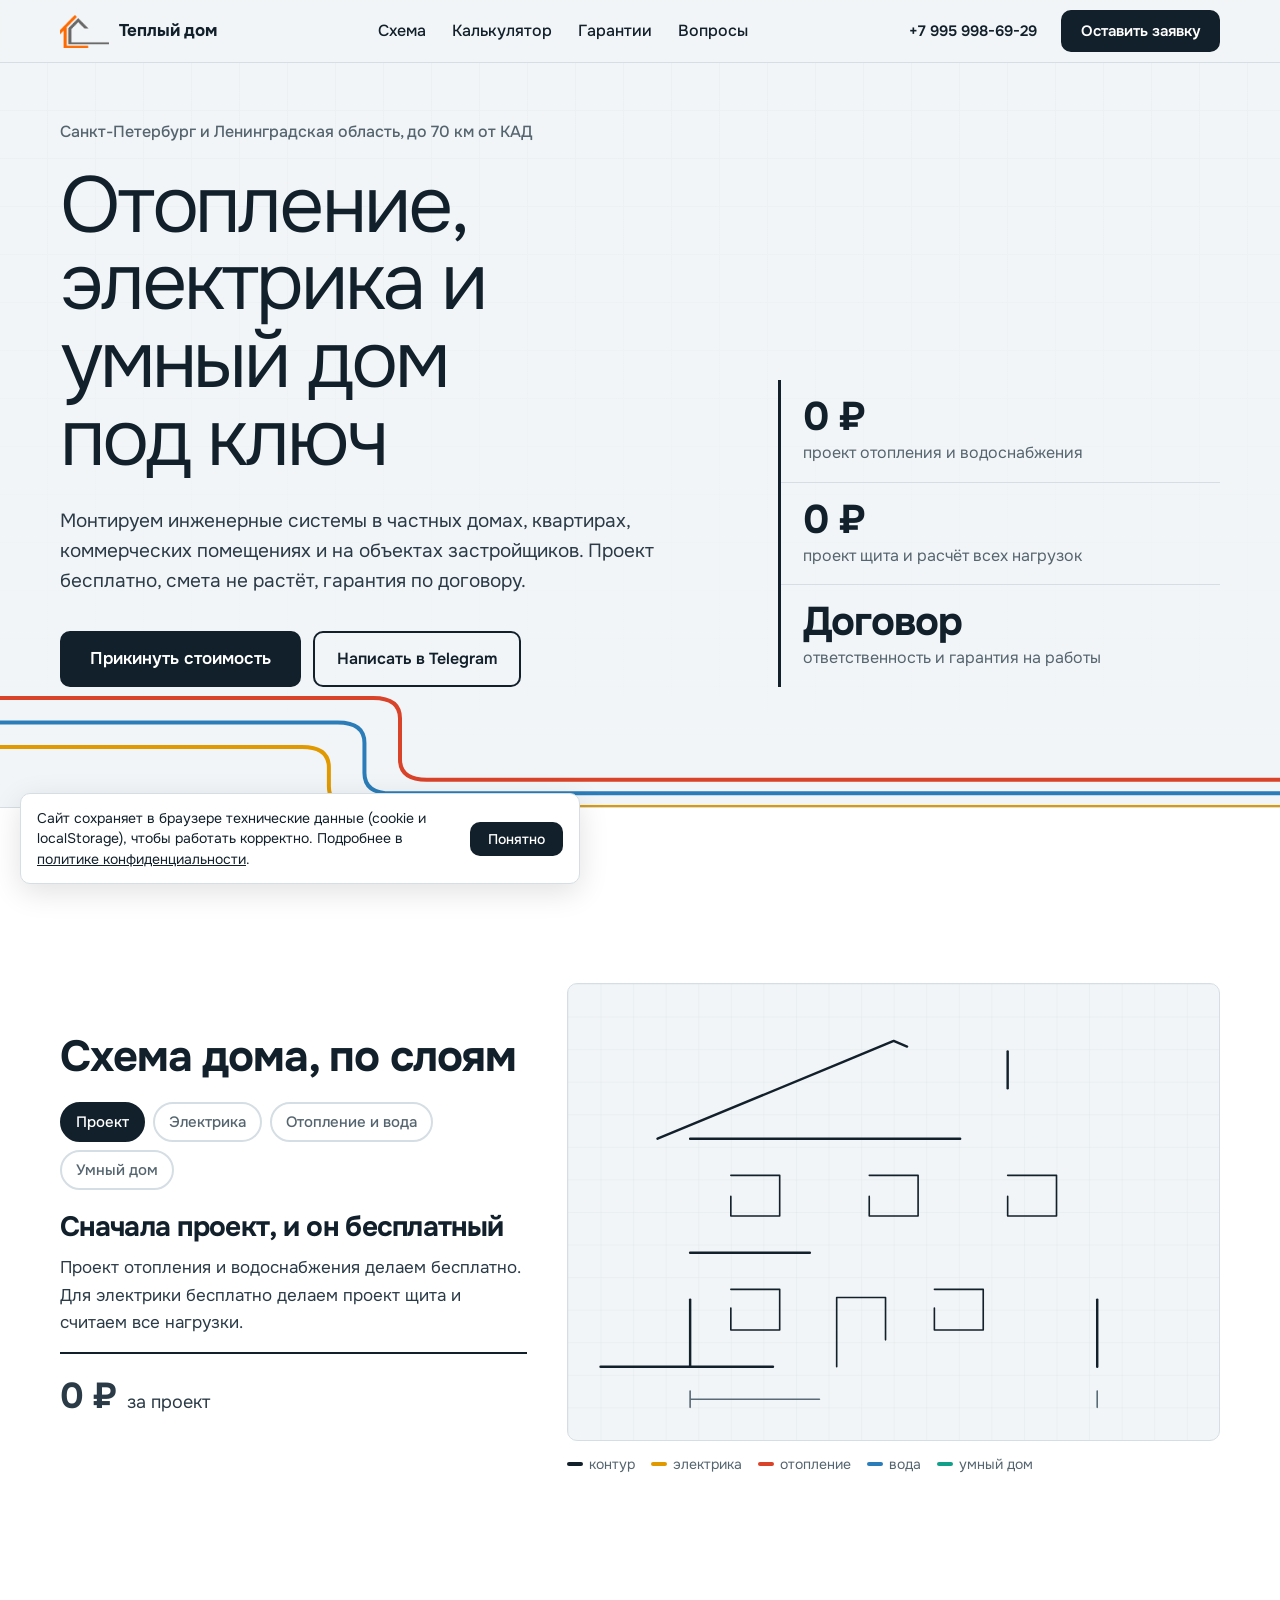
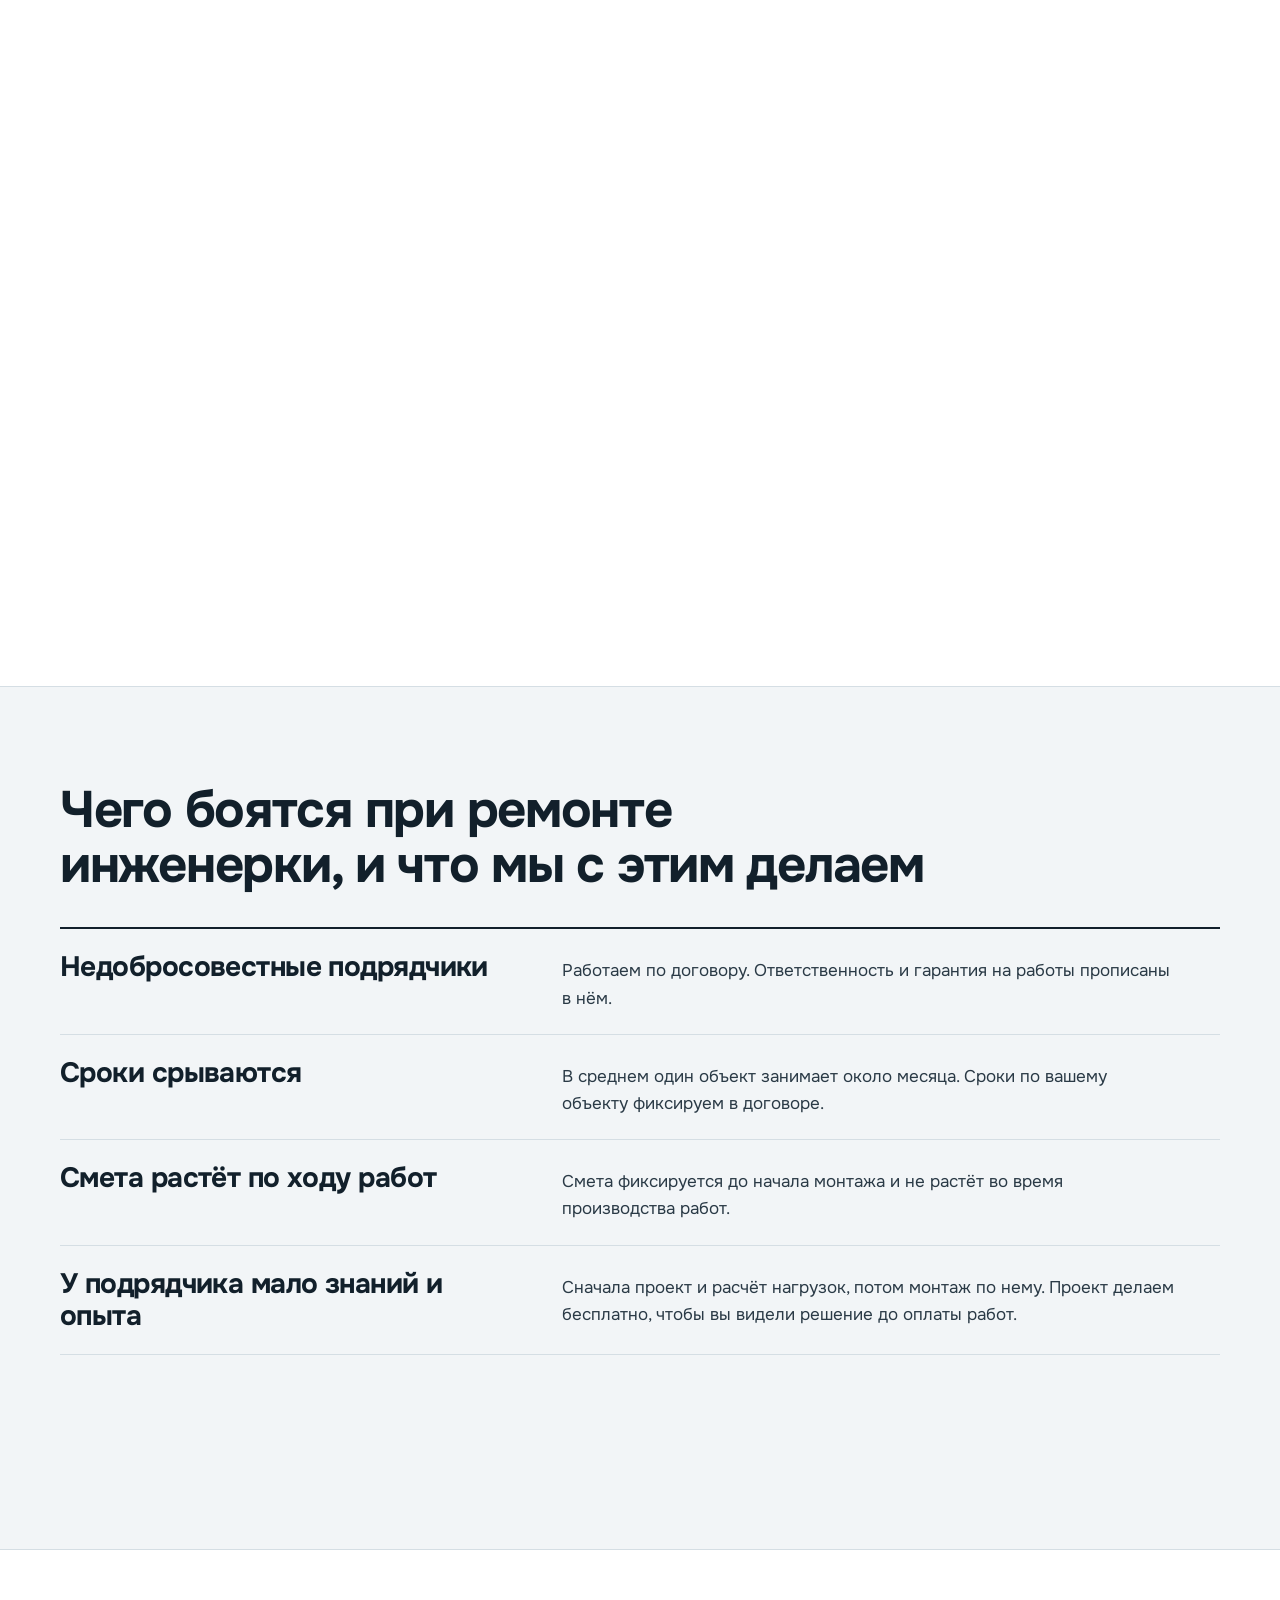
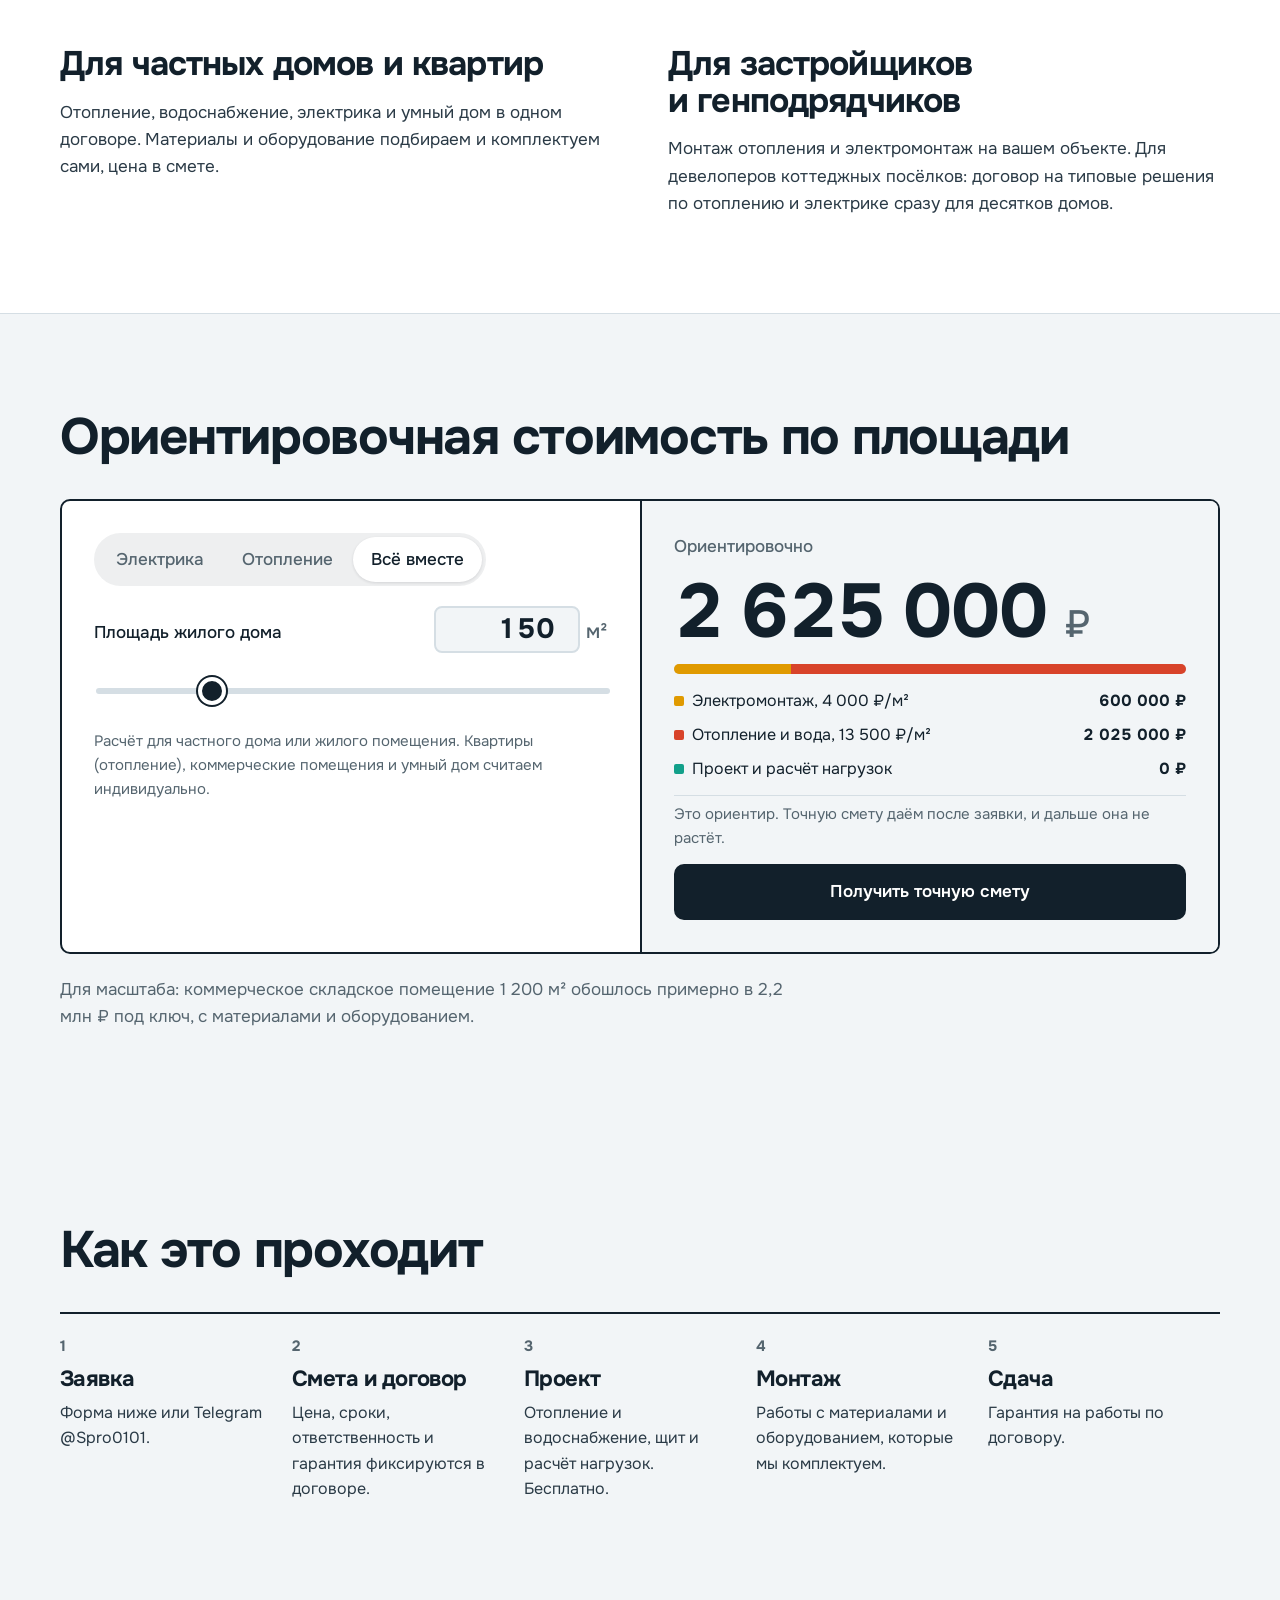
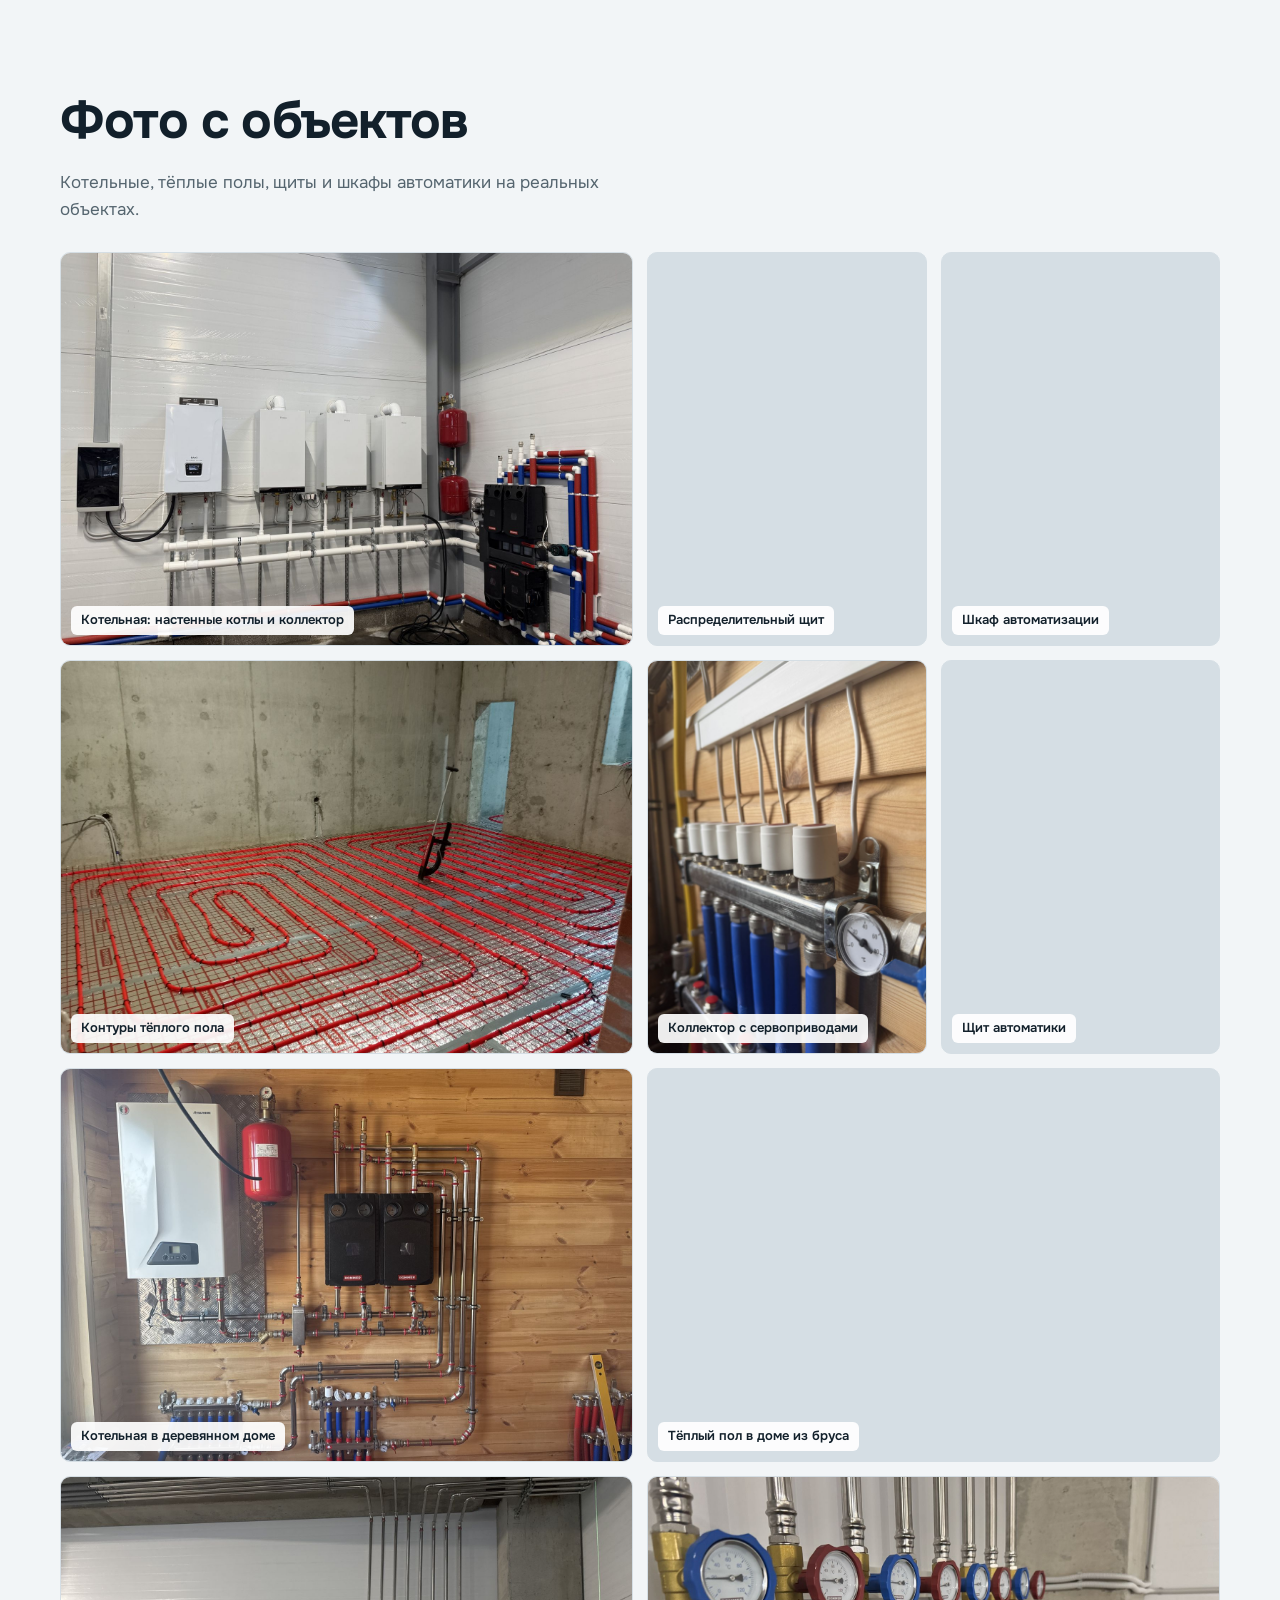
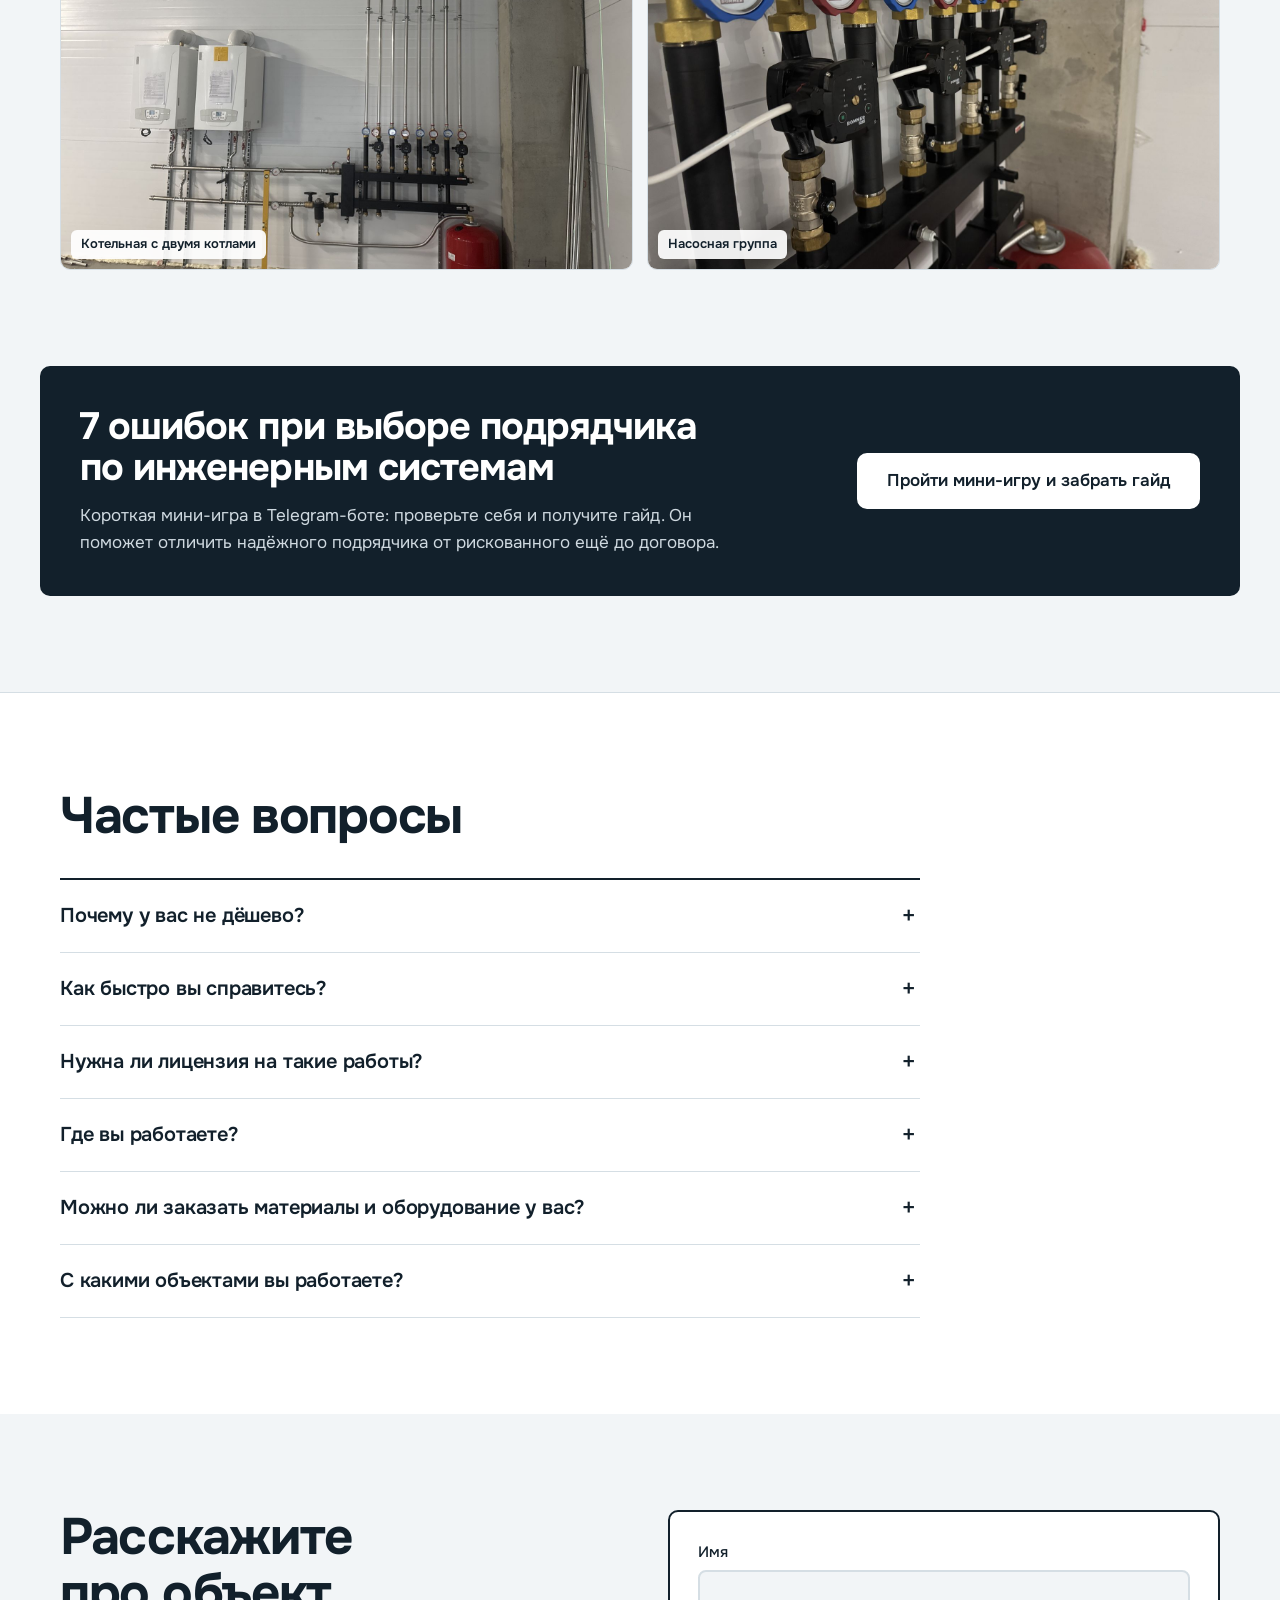
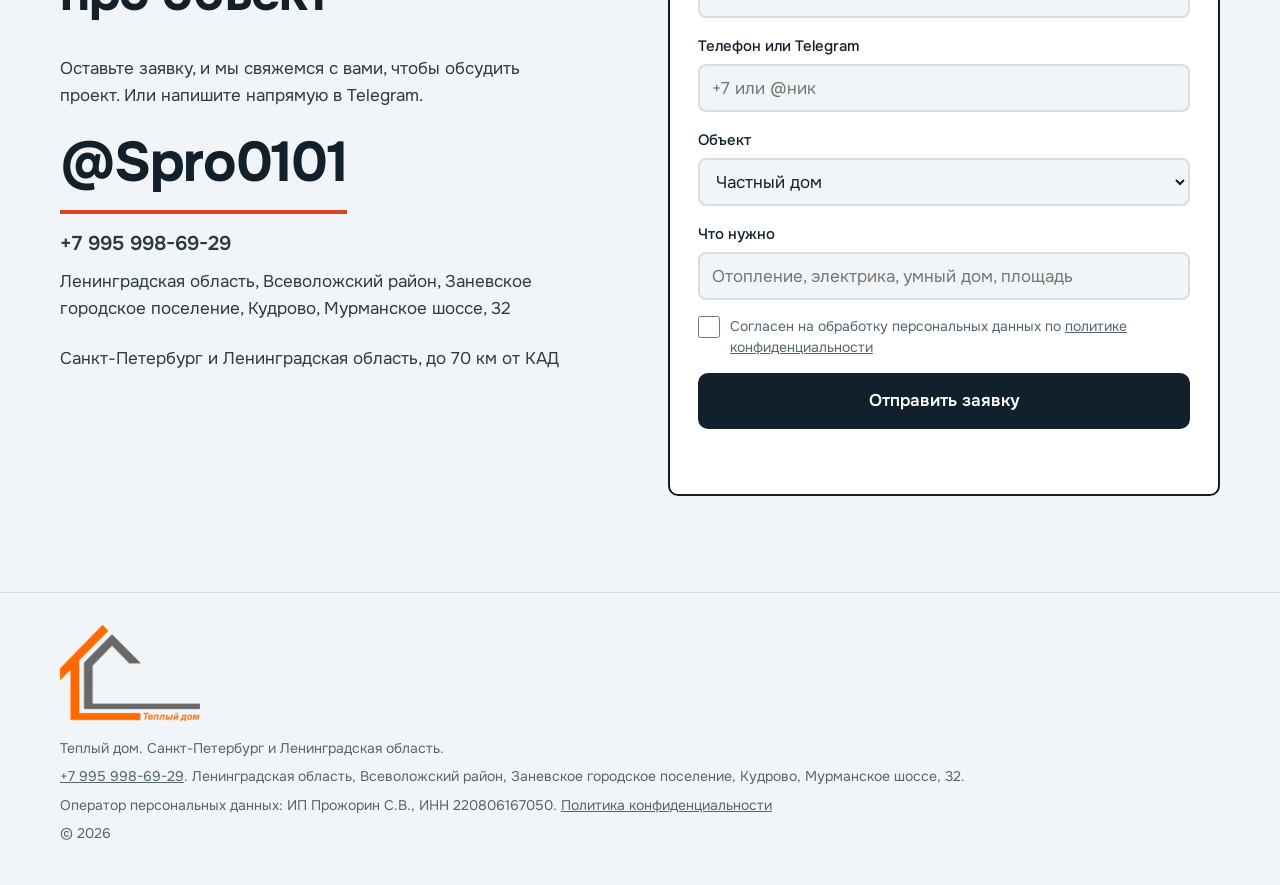
<file: index.html>
<!DOCTYPE html>
<html lang="ru">
<head>
<meta charset="utf-8">
<meta name="viewport" content="width=device-width, initial-scale=1">
<title>Теплый дом: отопление, электрика, умный дом в СПб и ЛО</title>
<meta name="description" content="Монтаж отопления, водоснабжения, электрики и умного дома в Санкт-Петербурге и Ленинградской области, до 70 км от КАД. Проект бесплатно, смета без роста, гарантия по договору.">
<meta name="robots" content="index, follow">
<link rel="canonical" href="https://murzzsite.github.io/spro-engineering-spb/">
<meta property="og:title" content="Теплый дом: отопление, электрика, умный дом">
<meta property="og:description" content="СПб и Ленинградская область, до 70 км от КАД. Проект бесплатно, смета без роста, гарантия по договору.">
<meta property="og:type" content="website">
<meta property="og:url" content="https://murzzsite.github.io/spro-engineering-spb/">
<meta property="og:locale" content="ru_RU">
<meta property="og:site_name" content="Теплый дом">
<meta name="twitter:card" content="summary">
<meta name="twitter:title" content="Теплый дом: отопление, электрика, умный дом">
<meta name="twitter:description" content="СПб и Ленинградская область, до 70 км от КАД. Проект бесплатно, смета без роста, гарантия по договору.">
<meta name="theme-color" content="#F2F5F7">
<link rel="icon" type="image/png" href="img/favicon-64.png">
<link rel="apple-touch-icon" href="img/apple-touch-icon.png">
<link rel="preconnect" href="https://fonts.googleapis.com">
<link rel="preconnect" href="https://fonts.gstatic.com" crossorigin>
<link href="https://fonts.googleapis.com/css2?family=Onest:wght@300..800&display=swap" rel="stylesheet">
<link rel="stylesheet" href="motion.css">
<link rel="stylesheet" href="styles.css">
<script type="application/ld+json">
{"@context":"https://schema.org","@type":"WebSite","name":"Теплый дом","url":"https://murzzsite.github.io/spro-engineering-spb/","inLanguage":"ru-RU"}
</script>
<script type="application/ld+json">
{"@context":"https://schema.org","@type":"HomeAndConstructionBusiness","name":"Теплый дом","url":"https://murzzsite.github.io/spro-engineering-spb/","telephone":"+7 995 998-69-29","address":{"@type":"PostalAddress","streetAddress":"Мурманское шоссе, 32","addressLocality":"Кудрово","addressRegion":"Ленинградская область","addressCountry":"RU"},"areaServed":[{"@type":"City","name":"Санкт-Петербург"},{"@type":"AdministrativeArea","name":"Ленинградская область"}]}
</script>
<script type="application/ld+json">
{"@context":"https://schema.org","@type":"Service","name":"Монтаж инженерных систем: отопление, водоснабжение, электрика, умный дом","serviceType":"Монтаж инженерных систем","url":"https://murzzsite.github.io/spro-engineering-spb/","areaServed":[{"@type":"City","name":"Санкт-Петербург"},{"@type":"AdministrativeArea","name":"Ленинградская область"}],"description":"Отопление и водоснабжение, электромонтаж, умный дом, комплектация объектов материалами и оборудованием. Работа в пределах 70 км от КАД, ответственность и гарантия на работы по договору."}
</script>
<script type="application/ld+json">
{"@context":"https://schema.org","@type":"FAQPage","mainEntity":[
{"@type":"Question","name":"Почему у вас не дёшево?","acceptedAnswer":{"@type":"Answer","text":"Мы несём полную ответственность за работу и даём гарантию на работы, подкреплённую договором. Смета фиксируется и не растёт во время производства работ."}},
{"@type":"Question","name":"Нужна ли лицензия на монтаж инженерных систем?","acceptedAnswer":{"@type":"Answer","text":"Лицензии на эти работы не требуются. Подрядчик должен работать официально, как ИП или ООО, и платить налоги."}},
{"@type":"Question","name":"В каких районах вы работаете?","acceptedAnswer":{"@type":"Answer","text":"В Санкт-Петербурге и Ленинградской области, в пределах 70 км от КАД."}},
{"@type":"Question","name":"Сколько занимает объект?","acceptedAnswer":{"@type":"Answer","text":"В среднем один объект занимает около месяца. Сроки по вашему объекту фиксируются в договоре."}}
]}
</script>
</head>
<body>

<header class="header" id="header">
  <div class="header__inner">
    <a class="brand" href="#top" aria-label="Теплый дом, на главную">
      <img class="brand__mark" src="img/logo-mark.png" width="48" height="33" alt="">
      <span>Теплый дом</span>
    </a>
    <nav class="nav" aria-label="Разделы">
      <a href="#scheme" data-roll>Схема</a>
      <a href="#calc" data-roll>Калькулятор</a>
      <a href="#why" data-roll>Гарантии</a>
      <a href="#faq" data-roll>Вопросы</a>
    </nav>
    <a class="head__tel" href="tel:+79959986929">+7 995 998-69-29</a>
    <a class="btn btn--head" href="#contact" data-magnetic>Оставить заявку</a>
  </div>
</header>

<main>
<!-- HERO -->
<section class="hero" id="top">
  <svg class="hero__routes" viewBox="0 0 1440 220" preserveAspectRatio="none" aria-hidden="true">
    <path class="rt rt--heat" d="M0 60 H420 Q450 60 450 90 V150 Q450 180 480 180 H1440" pathLength="1"/>
    <path class="rt rt--water" d="M0 96 H380 Q410 96 410 126 V170 Q410 200 440 200 H1440" pathLength="1"/>
    <path class="rt rt--power" d="M0 132 H340 Q370 132 370 162 V190 Q370 220 400 220 H1440" pathLength="1"/>
  </svg>
  <div class="wrap hero__grid">
    <div class="hero__text">
      <p class="hero__kicker">Санкт-Петербург и Ленинградская область, до 70 км от КАД</p>
      <h1 class="hero__h1" data-wave data-wave-min="360" data-wave-max="800">Отопление, электрика и умный дом под ключ</h1>
      <p class="hero__lead">Монтируем инженерные системы в частных домах, квартирах, коммерческих помещениях и на объектах застройщиков. Проект бесплатно, смета не растёт, гарантия по договору.</p>
      <div class="hero__cta">
        <a class="btn btn--big" href="#calc" data-magnetic>Прикинуть стоимость</a>
        <a class="btn btn--ghost btn--call" href="tel:+79959986929">Позвонить</a>
        <a class="btn btn--ghost" href="https://t.me/Spro0101" target="_blank" rel="noopener" data-magnetic>Написать в Telegram</a>
      </div>
    </div>
    <ul class="hero__facts" data-stagger>
      <li><b>0 ₽</b><span>проект отопления и водоснабжения</span></li>
      <li><b>0 ₽</b><span>проект щита и расчёт всех нагрузок</span></li>
      <li><b>Договор</b><span>ответственность и гарантия на работы</span></li>
    </ul>
  </div>
</section>

<!-- SCENE -->
<section class="scene" id="scheme" aria-label="Как прорисовывается инженерная схема дома">
  <div class="scene__stick">
    <div class="wrap scene__grid">
      <div class="scene__copy">
        <h2 class="scene__h">Схема дома, по слоям</h2>
        <ol class="scene__tabs" id="sceneTabs">
          <li><button type="button" data-i="0" class="is-on">Проект</button></li>
          <li><button type="button" data-i="1">Электрика</button></li>
          <li><button type="button" data-i="2">Отопление и вода</button></li>
          <li><button type="button" data-i="3">Умный дом</button></li>
        </ol>
        <div class="scene__text" id="sceneText" aria-live="polite">
          <article class="st is-on" data-i="0">
            <h3>Сначала проект, и он бесплатный</h3>
            <p>Проект отопления и водоснабжения делаем бесплатно. Для электрики бесплатно делаем проект щита и считаем все нагрузки.</p>
            <p class="st__price"><b>0 ₽</b> за проект</p>
          </article>
          <article class="st" data-i="1">
            <h3>Электромонтаж</h3>
            <p>Щит, линии, освещение. В электромонтаж может входить умный дом: управление светом и климатом. Коммерческие помещения считаем индивидуально.</p>
            <p class="st__price"><b>от 4 000 ₽</b> за 1 м² жилого помещения</p>
          </article>
          <article class="st" data-i="2">
            <h3>Отопление и водоснабжение</h3>
            <p>Монтаж, материалы и оборудование, топовые материалы и автоматизация (частный дом). Квартиры и коммерческие объекты считаем от объёма и задачи.</p>
            <p class="st__price"><b>около 13 500 ₽</b> за 1 м², под ключ</p>
          </article>
          <article class="st" data-i="3">
            <h3>Умный дом</h3>
            <p>Интеллектуальное управление освещением и климатом. Каждый дом считаем отдельно. Пример: дом 350 м² обошёлся заказчику в 4,3 млн ₽.</p>
            <p class="st__price"><b>индивидуально</b>, в смете</p>
          </article>
        </div>
      </div>
      <figure class="scene__fig">
        <svg id="house" viewBox="0 0 800 560" role="img" aria-label="Схема двухэтажного дома в разрезе: контур, электрощит и линии, трубы отопления и воды, узлы умного дома">
          <defs><pattern id="grid" width="40" height="40" patternUnits="userSpaceOnUse"><path d="M40 0H0V40" fill="none" stroke="#D5DEE4" stroke-width="1"/></pattern></defs>
          <rect x="0" y="0" width="800" height="560" fill="url(#grid)" opacity=".7"/>
          <!-- слой 0: контур -->
          <g class="ly ly--0" id="L0" fill="none" stroke="#12202B" stroke-width="3" stroke-linecap="round" stroke-linejoin="round">
            <path d="M40 470 H760" pathLength="1"/>
            <path d="M150 470 V190" pathLength="1"/>
            <path d="M650 470 V190" pathLength="1"/>
            <path d="M150 330 H650" pathLength="1"/>
            <path d="M110 190 L400 70 L690 190 M150 190 H650" pathLength="1"/>
            <path d="M540 128 V80 H575 V150" pathLength="1"/>
            <path d="M200 235 h60 v50 h-60 z M370 235 h60 v50 h-60 z M540 235 h60 v50 h-60 z" pathLength="1" stroke-width="2"/>
            <path d="M200 375 h60 v50 h-60 z M450 375 h60 v50 h-60 z M330 470 V385 H390 V470" pathLength="1" stroke-width="2"/>
            <path d="M150 510 H650 M150 500 V520 M650 500 V520" pathLength="1" stroke="#5A6B78" stroke-width="2"/>
          </g>
          <!-- слой 1: электрика -->
          <g class="ly ly--1" id="L1" fill="none" stroke="#E09A00" stroke-width="3.5" stroke-linecap="round" stroke-linejoin="round">
            <path d="M165 385 h34 v50 h-34 z M172 398 h20 M172 410 h20 M172 422 h20" pathLength="1"/>
            <path d="M182 385 V205" pathLength="1"/>
            <path d="M182 345 H600" pathLength="1"/>
            <path d="M182 205 H580" pathLength="1"/>
            <path d="M300 345 V362 M470 345 V362 M600 345 V440" pathLength="1"/>
            <path d="M300 205 V222 M440 205 V222 M580 205 V222" pathLength="1"/>
            <path d="M199 440 H430" pathLength="1" stroke-dasharray="1"/>
            <circle class="pop" cx="300" cy="368" r="6" fill="#E09A00" stroke="none"/>
            <circle class="pop" cx="470" cy="368" r="6" fill="#E09A00" stroke="none"/>
            <circle class="pop" cx="300" cy="228" r="6" fill="#E09A00" stroke="none"/>
            <circle class="pop" cx="440" cy="228" r="6" fill="#E09A00" stroke="none"/>
            <circle class="pop" cx="580" cy="228" r="6" fill="#E09A00" stroke="none"/>
            <rect class="pop" x="244" y="434" width="12" height="12" fill="#E09A00" stroke="none"/>
            <rect class="pop" x="424" y="434" width="12" height="12" fill="#E09A00" stroke="none"/>
          </g>
          <!-- слой 2: отопление и вода -->
          <g class="ly ly--2" id="L2" fill="none" stroke-linecap="round" stroke-linejoin="round" stroke-width="4.5">
            <g stroke="#2A7DB8">
              <path d="M40 486 H595 V470" pathLength="1"/>
              <path d="M270 486 V440 H300" pathLength="1"/>
            </g>
            <g stroke="#D8432A">
              <path d="M560 395 h70 v75 h-70 z" pathLength="1" stroke-width="3.5"/>
              <path d="M595 395 V352 H230 V440 M480 352 V440" pathLength="1"/>
              <path d="M612 395 V300 H262" pathLength="1"/>
              <path d="M202 440 h56 v18 h-56 z M452 440 h56 v18 h-56 z" pathLength="1" stroke-width="3"/>
              <path d="M205 290 h56 v18 h-56 z M372 290 h56 v18 h-56 z M540 290 h60 v18 h-60 z" pathLength="1" stroke-width="3"/>
            </g>
            <path class="flow flow--heat" d="M595 395 V352 H230 V440 M612 395 V300 H262" stroke="#fff" stroke-width="1.6" stroke-dasharray="3 14" pathLength="100"/>
            <path class="flow flow--water" d="M40 486 H595 V470" stroke="#fff" stroke-width="1.6" stroke-dasharray="3 14" pathLength="100"/>
            <circle class="pop" cx="300" cy="440" r="6" fill="#2A7DB8" stroke="none"/>
          </g>
          <!-- слой 3: умный дом -->
          <g class="ly ly--3" id="L3" fill="none" stroke="#12A08A" stroke-width="2.5" stroke-linecap="round" stroke-linejoin="round">
            <path d="M300 255 V362" stroke-dasharray=".02 .02" pathLength="1"/>
            <path d="M300 255 L440 228" pathLength="1"/>
            <path d="M300 255 Q380 330 470 362" pathLength="1"/>
            <path d="M300 255 Q330 405 420 410" pathLength="1"/>
            <path d="M300 255 Q520 250 580 228" pathLength="1"/>
            <circle class="ring" cx="300" cy="255" r="18" stroke-width="2"/>
            <circle class="ring ring--2" cx="300" cy="255" r="18" stroke-width="2"/>
            <circle class="pop" cx="300" cy="255" r="11" fill="#12A08A" stroke="none"/>
            <rect class="pop" x="412" y="402" width="16" height="16" rx="3" fill="#fff" stroke="#12A08A"/>
            <path class="pop" d="M335 244 q14 -12 28 0 M341 252 q8 -7 16 0" stroke-width="2.5"/>
          </g>
        </svg>
        <figcaption class="legend" aria-hidden="true">
          <span><i style="background:#12202B"></i>контур</span>
          <span><i style="background:#E09A00"></i>электрика</span>
          <span><i style="background:#D8432A"></i>отопление</span>
          <span><i style="background:#2A7DB8"></i>вода</span>
          <span><i style="background:#12A08A"></i>умный дом</span>
        </figcaption>
      </figure>
    </div>
  </div>
</section>

<!-- WHY -->
<section class="sec why" id="why">
  <div class="wrap">
    <h2 class="sec__h" data-reveal>Чего боятся при ремонте инженерки, и что мы с этим делаем</h2>
    <div class="why__list" data-stagger>
      <div class="why__row"><p class="why__fear">Недобросовестные подрядчики</p><p class="why__ans">Работаем по договору. Ответственность и гарантия на работы прописаны в нём.</p></div>
      <div class="why__row"><p class="why__fear">Сроки срываются</p><p class="why__ans">В среднем один объект занимает около месяца. Сроки по вашему объекту фиксируем в договоре.</p></div>
      <div class="why__row"><p class="why__fear">Смета растёт по ходу работ</p><p class="why__ans">Смета фиксируется до начала монтажа и не растёт во время производства работ.</p></div>
      <div class="why__row"><p class="why__fear">У подрядчика мало знаний и опыта</p><p class="why__ans">Сначала проект и расчёт нагрузок, потом монтаж по нему. Проект делаем бесплатно, чтобы вы видели решение до оплаты работ.</p></div>
    </div>
    <p class="why__note" data-reveal>Да, у нас не дёшево. Зато мы несём полную ответственность и даём гарантию на работы, подкреплённую договором.</p>
  </div>
</section>

<!-- AUDIENCE -->
<section class="sec aud">
  <div class="wrap aud__grid">
    <div data-reveal>
      <h2 class="sec__h">Для частных домов и квартир</h2>
      <p>Отопление, водоснабжение, электрика и умный дом в одном договоре. Материалы и оборудование подбираем и комплектуем сами, цена в смете.</p>
    </div>
    <div data-reveal data-reveal-delay="120">
      <h2 class="sec__h">Для застройщиков и генподрядчиков</h2>
      <p>Монтаж отопления и электромонтаж на вашем объекте. Для девелоперов коттеджных посёлков: договор на типовые решения по отоплению и электрике сразу для десятков домов.</p>
    </div>
  </div>
</section>

<!-- CALC -->
<section class="sec calc" id="calc">
  <div class="wrap">
    <h2 class="sec__h" data-reveal>Ориентировочная стоимость по площади</h2>
    <div class="calc__box" data-reveal>
      <div class="calc__ctl">
        <div class="calc__what" data-pill role="tablist" aria-label="Что считаем">
          <button type="button" data-pill-item role="tab" data-k="power">Электрика</button>
          <button type="button" data-pill-item role="tab" data-k="heat">Отопление</button>
          <button type="button" data-pill-item role="tab" data-k="both" aria-selected="true">Всё вместе</button>
        </div>
        <label class="calc__area" for="area">
          <span>Площадь жилого дома</span>
          <span class="calc__areaval"><input type="number" id="areaNum" min="30" max="600" step="5" value="150" inputmode="numeric" aria-label="Площадь в квадратных метрах"> <em>м²</em></span>
        </label>
        <input type="range" id="area" min="30" max="600" step="5" value="150" aria-label="Площадь, ползунок">
        <p class="calc__tip">Расчёт для частного дома или жилого помещения. Квартиры (отопление), коммерческие помещения и умный дом считаем индивидуально.</p>
      </div>
      <div class="calc__out">
        <p class="calc__lab">Ориентировочно</p>
        <p class="calc__sum"><span id="sum">0</span> <small>₽</small></p>
        <div class="calc__bar" aria-hidden="true"><i id="barP" class="b-power"></i><i id="barH" class="b-heat"></i></div>
        <dl class="calc__rows">
          <div><dt><i class="b-power"></i>Электромонтаж, 4&nbsp;000&nbsp;₽/м²</dt><dd id="sumP">0 ₽</dd></div>
          <div><dt><i class="b-heat"></i>Отопление и вода, 13&nbsp;500&nbsp;₽/м²</dt><dd id="sumH">0 ₽</dd></div>
          <div><dt><i class="b-free"></i>Проект и расчёт нагрузок</dt><dd>0 ₽</dd></div>
        </dl>
        <p class="calc__disc">Это ориентир. Точную смету даём после заявки, и дальше она не растёт.</p>
        <a class="btn btn--big" href="#contact" id="calcGo" data-magnetic>Получить точную смету</a>
      </div>
    </div>
    <p class="calc__ex" data-reveal>Для масштаба: коммерческое складское помещение 1 200 м² обошлось примерно в 2,2 млн ₽ под ключ, с материалами и оборудованием.</p>
  </div>
</section>

<!-- STEPS -->
<section class="sec steps">
  <div class="wrap">
    <h2 class="sec__h" data-reveal>Как это проходит</h2>
    <ol class="steps__list" data-stagger>
      <li><h3>Заявка</h3><p>Форма ниже или Telegram @Spro0101.</p></li>
      <li><h3>Смета и договор</h3><p>Цена, сроки, ответственность и гарантия фиксируются в договоре.</p></li>
      <li><h3>Проект</h3><p>Отопление и водоснабжение, щит и расчёт нагрузок. Бесплатно.</p></li>
      <li><h3>Монтаж</h3><p>Работы с материалами и оборудованием, которые мы комплектуем.</p></li>
      <li><h3>Сдача</h3><p>Гарантия на работы по договору.</p></li>
    </ol>
  </div>
</section>

<!-- WORKS -->
<section class="sec gal" id="works">
  <div class="wrap">
    <h2 class="sec__h" data-reveal>Фото с объектов</h2>
    <p class="gal__lead" data-reveal>Котельные, тёплые полы, щиты и шкафы автоматики на реальных объектах.</p>
    <div class="gal__grid" data-stagger>
      <figure class="gal__i gal__i--w"><img src="img/kotelnaya-kotly-kollektor.jpg" width="1600" height="1200" alt="Котельная с тремя настенными котлами, коллекторной группой и расширительными баками" loading="lazy" decoding="async"><figcaption>Котельная: настенные котлы и коллектор</figcaption></figure>
      <figure class="gal__i gal__i--t"><img src="img/shchit-raspredelitelnyj.jpg" width="1200" height="1600" alt="Встроенный распределительный электрощит с автоматами и разведёнными линиями" loading="lazy" decoding="async"><figcaption>Распределительный щит</figcaption></figure>
      <figure class="gal__i gal__i--t"><img src="img/shkaf-umnyj-dom.jpg" width="1200" height="1600" alt="Шкаф автоматизации отопления с контроллером и модулями управления" loading="lazy" decoding="async"><figcaption>Шкаф автоматизации</figcaption></figure>
      <figure class="gal__i gal__i--w"><img src="img/teplyj-pol-kontury.jpg" width="1600" height="1200" alt="Уложенные контуры тёплого пола по армирующей сетке на бетонном основании" loading="lazy" decoding="async"><figcaption>Контуры тёплого пола</figcaption></figure>
      <figure class="gal__i gal__i--t"><img src="img/kollektor-servoprivody.jpg" width="1200" height="1600" alt="Коллектор тёплого пола с сервоприводами и манометром на деревянной стене" loading="lazy" decoding="async"><figcaption>Коллектор с сервоприводами</figcaption></figure>
      <figure class="gal__i gal__i--t"><img src="img/shkaf-avtomatiki.jpg" width="1200" height="1600" alt="Большой электрощит с модулями автоматики, подготовленный к подключению" loading="lazy" decoding="async"><figcaption>Щит автоматики</figcaption></figure>
      <figure class="gal__i gal__i--w"><img src="img/kotelnaya-derevo.jpg" width="1600" height="1200" alt="Котельная в деревянном доме: котёл, коллекторы и металлические трубопроводы на стене" loading="lazy" decoding="async"><figcaption>Котельная в деревянном доме</figcaption></figure>
      <figure class="gal__i gal__i--w"><img src="img/teplyj-pol-dom.jpg" width="1600" height="1200" alt="Контуры тёплого пола на этаже дома из бруса перед заливкой стяжки" loading="lazy" decoding="async"><figcaption>Тёплый пол в доме из бруса</figcaption></figure>
      <figure class="gal__i gal__i--w"><img src="img/kotelnaya-dva-kotla.jpg" width="1600" height="1200" alt="Котельная с двумя настенными котлами и гребёнкой для подключения контуров" loading="lazy" decoding="async"><figcaption>Котельная с двумя котлами</figcaption></figure>
      <figure class="gal__i gal__i--w"><img src="img/nasosnaya-gruppa.jpg" width="1600" height="1200" alt="Насосная группа с манометрами и термометрами на коллекторе отопления" loading="lazy" decoding="async"><figcaption>Насосная группа</figcaption></figure>
    </div>
  </div>
</section>

<!-- GUIDE -->
<section class="sec guide" id="guide">
  <div class="wrap guide__box" data-reveal>
    <div>
      <h2 class="sec__h">7 ошибок при выборе подрядчика по инженерным системам</h2>
      <p>Короткая мини-игра в Telegram-боте: проверьте себя и получите гайд. Он поможет отличить надёжного подрядчика от рискованного ещё до договора.</p>
    </div>
    <a class="btn btn--big" data-bot href="#contact" target="_blank" rel="noopener" data-magnetic>Пройти мини-игру и забрать гайд</a>
  </div>
</section>

<!-- FAQ -->
<section class="sec faq" id="faq">
  <div class="wrap faq__wrap">
    <h2 class="sec__h" data-reveal>Частые вопросы</h2>
    <div class="faq__list" data-reveal>
      <details><summary>Почему у вас не дёшево?</summary><p>Мы несём полную ответственность за работу и даём гарантию на работы, подкреплённую договором. Смета фиксируется и не растёт во время производства работ. Проект отопления и водоснабжения, проект щита и расчёт нагрузок делаем бесплатно.</p></details>
      <details><summary>Как быстро вы справитесь?</summary><p>В среднем один объект занимает около месяца. Точный срок по вашему объекту записываем в договор.</p></details>
      <details><summary>Нужна ли лицензия на такие работы?</summary><p>Лицензии на эти работы не требуются. Важно, чтобы подрядчик работал официально, как ИП или ООО, и платил налоги. Подробнее об этом и других ошибках выбора в гайде из Telegram-бота.</p></details>
      <details><summary>Где вы работаете?</summary><p>В Санкт-Петербурге и Ленинградской области, в пределах 70 км от КАД.</p></details>
      <details><summary>Можно ли заказать материалы и оборудование у вас?</summary><p>Да, мы продаём и комплектуем объекты материалами и оборудованием. В отоплении и водоснабжении они уже входят в цену под ключ.</p></details>
      <details><summary>С какими объектами вы работаете?</summary><p>С частными домами и квартирами, коммерческими помещениями и объектами застройщиков. Для девелоперов коттеджных посёлков заключаем договор на типовые решения по отоплению и электрике для десятков домов.</p></details>
    </div>
  </div>
</section>

<!-- CONTACT -->
<section class="sec contact" id="contact">
  <div class="wrap contact__grid">
    <div data-reveal>
      <h2 class="sec__h">Расскажите про объект</h2>
      <p>Оставьте заявку, и мы свяжемся с вами, чтобы обсудить проект. Или напишите напрямую в Telegram.</p>
      <a class="tg" href="https://t.me/Spro0101" target="_blank" rel="noopener" data-roll>@Spro0101</a>
      <p class="contact__tel"><a href="tel:+79959986929">+7 995 998-69-29</a></p>
      <p class="contact__addr">Ленинградская область, Всеволожский район, Заневское городское поселение, Кудрово, Мурманское шоссе, 32</p>
      <p class="contact__area">Санкт-Петербург и Ленинградская область, до 70 км от КАД</p>
    </div>
    <form class="form" id="leadForm" novalidate data-reveal data-reveal-delay="100">
      <label>Имя<input type="text" name="name" autocomplete="name" required></label>
      <label>Телефон или Telegram<input type="text" name="contact" autocomplete="tel" required placeholder="+7 или @ник"></label>
      <label>Объект
        <select name="object">
          <option>Частный дом</option>
          <option>Квартира</option>
          <option>Коммерческое помещение</option>
          <option>Застройщик, генподрядчик, посёлок</option>
        </select>
      </label>
      <label>Что нужно<input type="text" name="comment" placeholder="Отопление, электрика, умный дом, площадь"></label>
      <input type="text" name="_gotcha" style="display:none" tabindex="-1" autocomplete="off">
      <input type="hidden" name="calc" id="calcField">
      <label class="form__ok"><input type="checkbox" name="consent" required><span>Согласен на обработку персональных данных по <a href="privacy.html" target="_blank" rel="noopener">политике конфиденциальности</a></span></label>
      <button class="btn btn--big" type="submit">Отправить заявку</button>
      <p class="form__msg" id="formMsg" role="status"></p>
    </form>
  </div>
</section>
</main>

<footer class="footer">
  <div class="wrap footer__in">
    <img class="footer__logo" src="img/logo-full.png" width="160" height="110" alt="Теплый дом" loading="lazy">
    <p>Теплый дом. Санкт-Петербург и Ленинградская область.</p>
    <p><a href="tel:+79959986929">+7 995 998-69-29</a>. Ленинградская область, Всеволожский район, Заневское городское поселение, Кудрово, Мурманское шоссе, 32.</p>
    <p>Оператор персональных данных: ИП Прожорин С.В., ИНН 220806167050. <a href="privacy.html">Политика конфиденциальности</a></p>
    <p>© <span id="year">2026</span></p>
  </div>
</footer>

<script src="motion.js" defer></script>
<script src="script.js" defer></script>
<script src="cookie.js" defer></script>
</body>
</html>
</file>
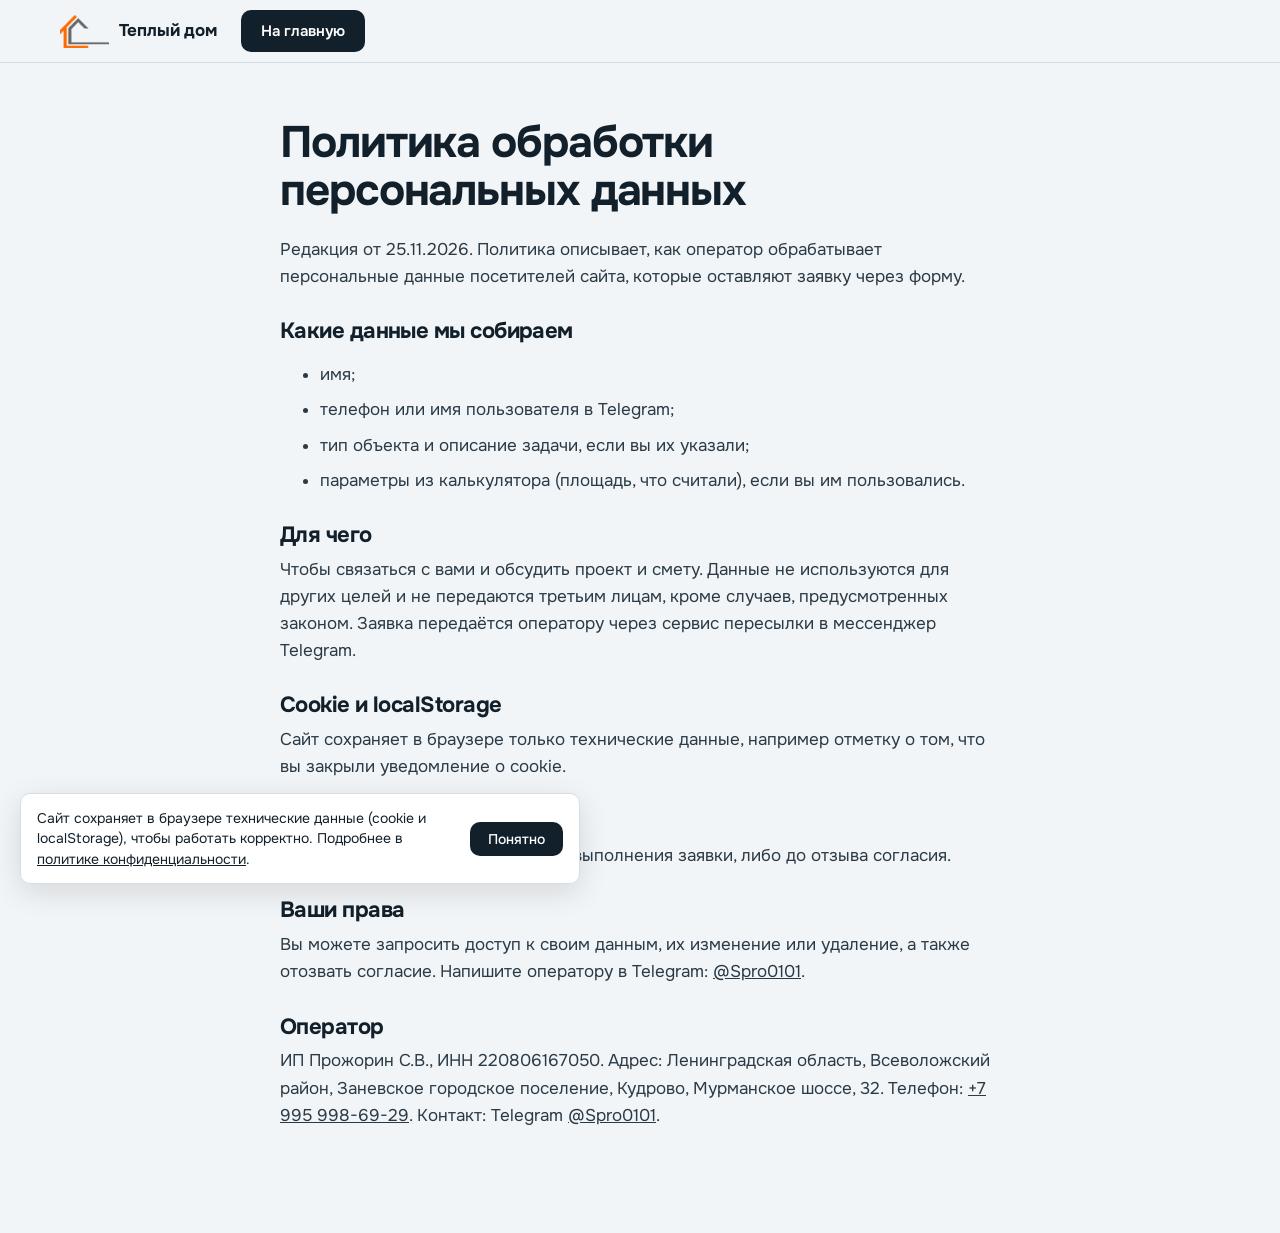
<file: privacy.html>
<!DOCTYPE html>
<html lang="ru">
<head>
<meta charset="utf-8">
<meta name="viewport" content="width=device-width, initial-scale=1">
<title>Политика обработки персональных данных - Теплый дом</title>
<meta name="description" content="Как сайт обрабатывает персональные данные посетителей сайта, оставивших заявку через форму.">
<meta name="robots" content="index, follow">
<link rel="canonical" href="https://murzzsite.github.io/spro-engineering-spb/privacy.html">
<meta property="og:title" content="Политика обработки персональных данных - Теплый дом">
<meta property="og:description" content="Как сайт обрабатывает персональные данные посетителей сайта, оставивших заявку через форму.">
<meta property="og:type" content="website">
<meta property="og:url" content="https://murzzsite.github.io/spro-engineering-spb/privacy.html">
<meta property="og:locale" content="ru_RU">
<meta property="og:site_name" content="Теплый дом">
<meta name="twitter:card" content="summary">
<meta name="twitter:title" content="Политика обработки персональных данных - Теплый дом">
<meta name="twitter:description" content="Как сайт обрабатывает персональные данные посетителей сайта, оставивших заявку через форму.">
<link href="https://fonts.googleapis.com/css2?family=Onest:wght@300..800&display=swap" rel="stylesheet">
<link rel="stylesheet" href="styles.css">
<link rel="icon" type="image/png" href="img/favicon-64.png">
<link rel="apple-touch-icon" href="img/apple-touch-icon.png">
</head>
<body>
<header class="header"><div class="header__inner"><a class="brand" href="./"><img class="brand__mark" src="img/logo-mark.png" width="48" height="33" alt=""><span>Теплый дом</span></a><a class="btn btn--head" href="./">На главную</a></div></header>
<main class="legal">
  <h1>Политика обработки персональных данных</h1>
  <p>Редакция от 25.11.2026. Политика описывает, как оператор обрабатывает персональные данные посетителей сайта, которые оставляют заявку через форму.</p>
  <h2>Какие данные мы собираем</h2>
  <ul><li>имя;</li><li>телефон или имя пользователя в Telegram;</li><li>тип объекта и описание задачи, если вы их указали;</li><li>параметры из калькулятора (площадь, что считали), если вы им пользовались.</li></ul>
  <h2>Для чего</h2>
  <p>Чтобы связаться с вами и обсудить проект и смету. Данные не используются для других целей и не передаются третьим лицам, кроме случаев, предусмотренных законом. Заявка передаётся оператору через сервис пересылки в мессенджер Telegram.</p>
  <h2>Cookie и localStorage</h2>
  <p>Сайт сохраняет в браузере только технические данные, например отметку о том, что вы закрыли уведомление о cookie.</p>
  <h2>Как долго хранятся</h2>
  <p>Пока это нужно для связи с вами и выполнения заявки, либо до отзыва согласия.</p>
  <h2>Ваши права</h2>
  <p>Вы можете запросить доступ к своим данным, их изменение или удаление, а также отозвать согласие. Напишите оператору в Telegram: <a href="https://t.me/Spro0101">@Spro0101</a>.</p>
  <h2>Оператор</h2>
  <p>ИП Прожорин С.В., ИНН 220806167050. Адрес: Ленинградская область, Всеволожский район, Заневское городское поселение, Кудрово, Мурманское шоссе, 32. Телефон: <a href="tel:+79959986929">+7 995 998-69-29</a>. Контакт: Telegram <a href="https://t.me/Spro0101">@Spro0101</a>.</p>
</main>
<script src="cookie.js" defer></script>
</body>
</html>
</file>
<file: motion.css>
/* motion-kit: токены и стили эффектов. Светлая тема. Цвета переопределять под бренд клиента. */
:root{
  /* пружины: "stiffness damping" (из designbookmark motion studies) */
  --spring-follow:900 50;
  --spring-settle:280 22;
  --spring-soft:260 24;
  --spring-lead:620 36;
  --spring-trail:190 19;
  --spring-pop:520 16;
  --spring-fade:420 32;
  --stagger:45;               /* мс между элементами */

  /* бренд: менять под клиента */
  --mk-bg:#fafaf7;
  --mk-surface:#fff;
  --mk-text:#16181d;
  --mk-muted:#6b7280;
  --mk-accent:#e4572e;
  --mk-on-accent:#fff;
  --mk-fill:rgba(22,24,29,.06);

  --mk-r-pill:999px;
  --mk-r-card:24px;
  --mk-ease-out:cubic-bezier(.22,1,.36,1);   /* для CSS-переходов, где пружина избыточна */
}

/* reveal: класс mk-reveal ставит JS, без JS элементы видны */
.mk-on .mk-reveal{opacity:0;transform:translate3d(0,22px,0);transition:opacity .7s var(--mk-ease-out),transform .8s var(--mk-ease-out);transition-delay:var(--d,0ms)}
.mk-on .mk-reveal.mk-in{opacity:1;transform:none}

/* magnetic: будем двигать только transform */
[data-magnetic]{will-change:transform}

/* roll: две копии буквы, верхняя уезжает, нижняя заезжает */
.mk-roll{display:inline-flex;overflow:hidden;line-height:1.15;vertical-align:bottom}
.mk-roll__c{display:inline-block;position:relative;height:1.15em;overflow:hidden}
.mk-roll__c>span{display:block;transition:transform .5s var(--mk-ease-out);transition-delay:calc(var(--i)*14ms)}
.mk-roll__c>span+span{position:absolute;inset:0;transform:translateY(110%)}
.mk-roll:hover .mk-roll__c>span:first-child,.mk-roll:focus-visible .mk-roll__c>span:first-child{transform:translateY(-110%)}
.mk-roll:hover .mk-roll__c>span+span,.mk-roll:focus-visible .mk-roll__c>span+span{transform:none}

/* pill: резиновый хайлайт */
.mk-pill{position:relative;display:inline-flex;gap:2px;padding:4px;border-radius:var(--mk-r-pill);background:var(--mk-fill)}
.mk-pill__hl{position:absolute;top:4px;bottom:4px;left:0;border-radius:var(--mk-r-pill);background:var(--mk-surface);box-shadow:0 1px 3px rgba(22,24,29,.12);pointer-events:none;will-change:transform,width}
.mk-pill [data-pill-item]{position:relative;z-index:1;padding:9px 18px;border:0;background:none;border-radius:var(--mk-r-pill);font:inherit;font-weight:500;color:var(--mk-muted);cursor:pointer;transition:color .2s}
.mk-pill [data-pill-item].is-active{color:var(--mk-text)}

@media (prefers-reduced-motion:reduce){
  .mk-on .mk-reveal{opacity:1;transform:none;transition:none}
  .mk-roll__c>span{transition:none}
}
</file>
<file: styles.css>
:root{
  --bg:#F2F5F7; --surface:#fff; --ink:#12202B; --muted:#55656F; --line:#D5DEE4;
  --power:#E09A00; --heat:#D8432A; --water:#2A7DB8; --smart:#12A08A;
  --font:"Onest",system-ui,"Segoe UI",Arial,sans-serif;
  --mk-bg:var(--bg); --mk-surface:#fff; --mk-text:var(--ink); --mk-muted:var(--muted);
  --mk-accent:var(--heat); --mk-fill:rgba(18,32,43,.07);
  --r:10px;
}
*{box-sizing:border-box}
html{scroll-behavior:auto;-webkit-text-size-adjust:100%}
body{margin:0;background:var(--bg);color:var(--ink);font:400 17px/1.6 var(--font);overflow-x:hidden}
img,svg{max-width:100%}
a{color:inherit}
h1,h2,h3{margin:0;font-weight:700;line-height:1.08;letter-spacing:-.025em;text-wrap:balance;overflow-wrap:anywhere}
p{margin:0}
.wrap{width:100%;max-width:1200px;margin:0 auto;padding:0 20px}
:focus-visible{outline:3px solid var(--water);outline-offset:3px}

/* buttons */
.btn{display:inline-flex;align-items:center;justify-content:center;gap:8px;min-height:46px;padding:12px 22px;border:2px solid var(--ink);border-radius:var(--r);background:var(--ink);color:#fff;font:600 16px/1.2 var(--font);text-decoration:none;cursor:pointer;transition:background .2s,color .2s,border-color .2s}
.btn:hover{background:var(--heat);border-color:var(--heat)}
.btn--ghost{background:transparent;color:var(--ink)}
.btn--ghost:hover{background:var(--ink);border-color:var(--ink);color:#fff}
.btn--big{min-height:56px;padding:15px 28px;font-size:17px}
.btn--head{min-height:42px;padding:9px 18px;font-size:15px}

/* header */
.header{position:sticky;top:0;z-index:50;background:rgba(242,245,247,.9);backdrop-filter:blur(10px);border-bottom:1px solid var(--line)}
.header__inner{display:flex;align-items:center;gap:24px;max-width:1200px;margin:0 auto;padding:10px 20px;min-width:0}
.brand{display:flex;align-items:center;gap:10px;text-decoration:none;font-weight:700;letter-spacing:-.01em;min-width:0;flex-shrink:1}
.brand__mark{flex:0 0 auto;height:33px;width:auto;display:block}
.brand span{white-space:nowrap;overflow:hidden;text-overflow:ellipsis}
.nav{display:flex;gap:26px;margin-left:auto}
.nav a{text-decoration:none;font-weight:500;white-space:nowrap;font-size:16px}
.btn--head{flex:0 0 auto;white-space:nowrap}

/* hero */
.hero{position:relative;padding:56px 0 120px;overflow:hidden;background-image:linear-gradient(var(--line) 1px,transparent 1px),linear-gradient(90deg,var(--line) 1px,transparent 1px);background-size:48px 48px;background-position:-1px -1px}
.hero::before{content:"";position:absolute;inset:0;background:linear-gradient(180deg,rgba(242,245,247,.78),rgba(242,245,247,.96) 70%,var(--bg))}
.hero__grid{position:relative;display:grid;grid-template-columns:minmax(0,1.5fr) minmax(0,1fr);gap:56px;align-items:end}
.hero__kicker{font-weight:500;color:var(--muted);margin-bottom:22px;font-size:16px}
.hero__h1{font-size:clamp(40px,6.2vw,88px);font-weight:700;letter-spacing:-.04em;line-height:.98}
.hero__lead{margin-top:28px;max-width:34em;font-size:19px;color:#2a3a46}
.hero__cta{display:flex;flex-wrap:wrap;gap:12px;margin-top:34px}
.hero__facts{list-style:none;margin:0;padding:0;display:grid;gap:0;border-left:3px solid var(--ink)}
.hero__facts li{padding:16px 0 16px 22px;border-bottom:1px solid var(--line);display:grid;gap:2px}
.hero__facts li:last-child{border-bottom:0}
.hero__facts b{font-size:clamp(28px,3.4vw,40px);font-weight:700;letter-spacing:-.03em;line-height:1.05}
.hero__facts span{color:var(--muted);font-size:16px}
.hero__routes{position:absolute;left:0;bottom:0;width:100%;height:150px;pointer-events:none}
.rt{fill:none;stroke-width:4;stroke-dasharray:1;stroke-dashoffset:1;stroke-linecap:round;vector-effect:non-scaling-stroke;animation:draw 2.4s .3s cubic-bezier(.22,1,.36,1) forwards}
.rt--heat{stroke:var(--heat)}.rt--water{stroke:var(--water);animation-delay:.5s}.rt--power{stroke:var(--power);animation-delay:.7s}
@keyframes draw{to{stroke-dashoffset:0}}

/* scene */
.scene{position:relative;background:var(--surface);border-top:1px solid var(--line);border-bottom:1px solid var(--line)}
.scene.is-pin{height:520vh}
.scene__stick{display:flex;align-items:center;padding:56px 0}
.is-pin .scene__stick{position:sticky;top:57px;height:calc(100vh - 57px);height:calc(100svh - 57px);overflow:hidden;padding:0}
.scene__grid{display:grid;grid-template-columns:minmax(0,5fr) minmax(0,7fr);gap:40px;align-items:center}
.scene__h{font-size:clamp(28px,3.4vw,44px);margin-bottom:22px}
.scene__tabs{list-style:none;display:none;flex-wrap:wrap;gap:8px;margin:0 0 22px;padding:0}
.scene__tabs button{min-height:40px;padding:8px 14px;border:2px solid var(--line);border-radius:999px;background:transparent;font:500 15px/1.1 var(--font);color:var(--muted);cursor:pointer;transition:all .25s}
.scene__tabs button.is-on{border-color:var(--ink);background:var(--ink);color:#fff}
.scene__text{display:grid;gap:22px}
.is-pin .scene__tabs{display:flex}
.is-pin .scene__text{gap:0}
.is-pin .st{grid-area:1/1;opacity:0;transform:translateY(14px);pointer-events:none;transition:opacity .45s,transform .55s cubic-bezier(.22,1,.36,1)}
.is-pin .st.is-on{opacity:1;transform:none;pointer-events:auto}
.st h3{font-size:clamp(22px,2.2vw,28px);margin-bottom:12px}
.st p{color:#2a3a46}
.st__price{margin-top:16px;padding-top:14px;border-top:2px solid var(--ink);font-size:18px}
.st__price b{font-size:clamp(26px,3vw,36px);letter-spacing:-.03em;margin-right:6px}
.scene__fig{margin:0}
#house{display:block;width:100%;height:auto;max-height:calc(100svh - 150px);border:1px solid var(--line);border-radius:var(--r);background:var(--bg)}
.is-pin .ly path[pathLength="1"]{stroke-dasharray:1 1;stroke-dashoffset:1}
.pop{transform-box:fill-box;transform-origin:center}
.is-pin .pop{opacity:0;transform:scale(.3);transition:opacity .4s,transform .5s cubic-bezier(.34,1.56,.64,1)}
.is-pin .pop.in{opacity:1;transform:none}
.ly{transition:opacity .4s}
.flow{opacity:.9;animation:flow 1.4s linear infinite;transition:opacity .4s}
.is-pin .flow{opacity:0}
.is-pin .flow.in{opacity:.9}
@keyframes flow{to{stroke-dashoffset:-34}}
.ring{transform-box:fill-box;transform-origin:center;opacity:0;animation:ring 2.2s ease-out infinite}
.ring--2{animation-delay:1.1s}
.is-pin .ring:not(.in){animation:none}
@keyframes ring{0%{opacity:.8;transform:scale(.6)}100%{opacity:0;transform:scale(2.6)}}
.legend{display:flex;flex-wrap:wrap;gap:6px 16px;margin-top:12px;font-size:14px;color:var(--muted)}
.legend span{display:inline-flex;align-items:center;gap:6px}
.legend i{width:16px;height:4px;border-radius:2px;display:inline-block}

/* sections */
.sec{padding:96px 0}
.sec__h{font-size:clamp(28px,4vw,52px);max-width:20em;margin-bottom:34px}
.why__list{border-top:2px solid var(--ink)}
.why__row{display:grid;grid-template-columns:minmax(0,5fr) minmax(0,7fr);gap:32px;padding:22px 0;border-bottom:1px solid var(--line);align-items:baseline}
.why__fear{font-size:clamp(20px,2.2vw,28px);font-weight:700;letter-spacing:-.02em;line-height:1.15}
.why__ans{color:#2a3a46;max-width:36em}
.why__note{margin-top:34px;max-width:40em;font-size:20px;font-weight:500}
.aud{background:var(--surface);border-top:1px solid var(--line);border-bottom:1px solid var(--line)}
.aud__grid{display:grid;grid-template-columns:1fr 1fr;gap:56px}
.aud .sec__h{font-size:clamp(24px,2.8vw,34px);margin-bottom:16px}
.aud p{color:#2a3a46}

/* calc */
.calc__box{display:grid;grid-template-columns:minmax(0,1fr) minmax(0,1fr);background:var(--surface);border:2px solid var(--ink);border-radius:var(--r);overflow:hidden}
.calc__ctl{padding:32px;display:grid;gap:20px;align-content:start}
.calc__what{align-self:start;justify-self:start;max-width:100%;flex-wrap:nowrap}
.calc__what [data-pill-item]{white-space:nowrap}
.calc__area{display:flex;justify-content:space-between;align-items:baseline;gap:12px;font-weight:500}
.calc__areaval{display:inline-flex;align-items:baseline;gap:6px}
.calc__areaval input{width:5.2em;padding:6px 8px;border:2px solid var(--line);border-radius:8px;font:700 28px/1.1 var(--font);text-align:right;font-variant-numeric:tabular-nums;color:var(--ink);background:var(--bg)}
.calc__areaval em{font-style:normal;font-size:20px;color:var(--muted)}
input[type=range]{width:100%;height:32px;background:transparent;-webkit-appearance:none;appearance:none;accent-color:var(--ink)}
input[type=range]::-webkit-slider-runnable-track{height:6px;background:var(--line);border-radius:3px}
input[type=range]::-webkit-slider-thumb{-webkit-appearance:none;width:28px;height:28px;margin-top:-11px;border-radius:50%;background:var(--ink);border:4px solid #fff;box-shadow:0 0 0 2px var(--ink)}
input[type=range]::-moz-range-track{height:6px;background:var(--line);border-radius:3px}
input[type=range]::-moz-range-thumb{width:20px;height:20px;border-radius:50%;background:var(--ink);border:4px solid #fff;box-shadow:0 0 0 2px var(--ink)}
.calc__tip{font-size:15px;color:var(--muted)}
.calc__out{padding:32px;background:var(--bg);border-left:2px solid var(--ink);display:grid;gap:14px;align-content:start}
.calc__lab{color:var(--muted);font-weight:500}
.calc__sum{font-size:clamp(40px,6vw,76px);font-weight:700;letter-spacing:-.04em;line-height:1;font-variant-numeric:tabular-nums;overflow-wrap:anywhere}
.calc__sum small{font-size:.5em;font-weight:500;color:var(--muted)}
.calc__bar{display:flex;height:10px;border-radius:5px;overflow:hidden;background:var(--line)}
.calc__bar i{display:block;height:100%;transition:width .5s cubic-bezier(.22,1,.36,1)}
.b-power{background:var(--power)}.b-heat{background:var(--heat)}.b-free{background:var(--smart)}
.calc__rows{margin:0;display:grid;gap:8px}
.calc__rows>div{display:flex;justify-content:space-between;gap:16px;font-size:16px;align-items:baseline}
.calc__rows dt{display:flex;align-items:baseline;gap:8px;min-width:0}
.calc__rows dt i{width:10px;height:10px;border-radius:2px;flex:0 0 auto}
.calc__rows dd{margin:0;font-weight:700;font-variant-numeric:tabular-nums;white-space:nowrap}
.calc__disc{font-size:15px;color:var(--muted);padding-top:6px;border-top:1px solid var(--line)}
.calc__ex{margin-top:22px;color:var(--muted);max-width:44em}

/* steps */
.steps__list{list-style:none;margin:0;padding:0;display:grid;grid-template-columns:repeat(5,minmax(0,1fr));gap:0;counter-reset:s;border-top:2px solid var(--ink)}
.steps__list li{counter-increment:s;padding:20px 18px 0 0;position:relative}
.steps__list li::before{content:counter(s);display:block;font-weight:700;font-size:15px;color:var(--muted);margin-bottom:10px}
.steps__list h3{font-size:22px;margin-bottom:8px}
.steps__list p{font-size:16px;color:#2a3a46}

/* guide */
.guide{padding:0 0 96px}
.guide__box{display:grid;grid-template-columns:minmax(0,1fr) auto;gap:32px;align-items:center;background:var(--ink);color:#fff;border-radius:var(--r);padding:40px}
.guide__box .sec__h{font-size:clamp(24px,3vw,38px);margin-bottom:14px}
.guide__box p{color:#cfd9e0;max-width:38em}
.guide__box .btn{background:#fff;color:var(--ink);border-color:#fff}
.guide__box .btn:hover{background:var(--power);border-color:var(--power);color:var(--ink)}

/* faq */
.faq{background:var(--surface);border-top:1px solid var(--line)}
.faq__list{border-top:2px solid var(--ink);max-width:860px}
.faq details{border-bottom:1px solid var(--line)}
.faq summary{list-style:none;cursor:pointer;padding:20px 40px 20px 0;font-size:20px;font-weight:600;letter-spacing:-.01em;position:relative}
.faq summary::-webkit-details-marker{display:none}
.faq summary::after{content:"+";position:absolute;right:4px;top:50%;transform:translateY(-50%);font-size:28px;font-weight:400;transition:transform .3s}
.faq details[open] summary::after{transform:translateY(-50%) rotate(45deg)}
.faq details p{padding:0 0 22px;color:#2a3a46;max-width:44em}

/* contact */
.contact__grid{display:grid;grid-template-columns:minmax(0,1fr) minmax(0,1fr);gap:56px;align-items:start}
.contact__grid>div>p{max-width:30em;color:#2a3a46}
.tg{display:inline-block;margin-top:22px;font-size:clamp(32px,5vw,56px);font-weight:700;letter-spacing:-.03em;text-decoration:none;border-bottom:4px solid var(--heat)}
.contact__area{margin-top:22px;color:var(--muted)}
.form{display:grid;gap:16px;background:var(--surface);border:2px solid var(--ink);border-radius:var(--r);padding:28px}
.form label{display:grid;gap:6px;font-weight:500;font-size:15px}
.form input[type=text],.form select{width:100%;min-height:48px;padding:10px 12px;border:2px solid var(--line);border-radius:8px;font:400 17px var(--font);color:var(--ink);background:var(--bg)}
.form input:focus,.form select:focus{border-color:var(--ink);outline:none}
.form .form__ok{display:flex;gap:10px;align-items:flex-start;font-weight:400;font-size:14px;color:var(--muted);line-height:1.45}
.form__ok input{width:22px;height:22px;flex:0 0 auto;margin:0;accent-color:var(--ink)}
.form__msg{min-height:1.4em;font-size:15px;color:var(--smart);font-weight:500}
.form__msg.err{color:var(--heat)}
.form .btn:disabled{opacity:.6}

.footer{border-top:1px solid var(--line);padding:32px 0 40px;font-size:14px;color:var(--muted)}
.footer__in{display:grid;gap:6px}
.footer__logo{width:140px;height:auto;margin-bottom:10px}

/* legal */
.legal{max-width:760px;margin:0 auto;padding:56px 20px 96px}
.legal h1{font-size:clamp(30px,5vw,44px);margin-bottom:22px}
.legal h2{font-size:22px;margin:30px 0 8px}
.legal p,.legal li{color:#2a3a46;margin-bottom:8px}

/* responsive */
@media (max-width:900px){
  .hero{padding:48px 0 110px}
  .hero__grid{grid-template-columns:1fr;gap:36px}
  .why__row{grid-template-columns:1fr;gap:8px}
  .aud__grid,.contact__grid{grid-template-columns:1fr;gap:36px}
  .calc__box{grid-template-columns:1fr}
  .calc__out{border-left:0;border-top:2px solid var(--ink)}
  .steps__list{grid-template-columns:1fr 1fr;gap:0 24px}
  .steps__list li{padding-bottom:22px}
  .guide__box{grid-template-columns:1fr;padding:28px}
  .sec{padding:72px 0}
}
@media (max-width:820px){
  .scene__grid{grid-template-columns:1fr;gap:12px}
  .is-pin .scene__stick{align-items:flex-start;padding-top:10px}
  .scene__h{display:none}
  .scene__fig{order:-1}
  .is-pin #house{max-height:40svh}
  .scene__tabs{gap:6px;margin-bottom:10px}
  .scene__tabs button{min-height:38px;padding:7px 11px;font-size:14px}
  .legend{display:none}
  .st h3{margin-bottom:6px}
  .st p{font-size:15px;line-height:1.45}
  .st__price{margin-top:8px;padding-top:8px;font-size:16px}
  .scene:not(.is-pin) .scene__grid{gap:24px}
  .scene:not(.is-pin) #house{max-height:none}
}
@media (max-width:760px){
  .nav{display:none}
  .btn--head{margin-left:auto}
}
@media (max-width:560px){
  body{font-size:16px}
  .calc__ctl,.calc__out{padding:22px 18px}
  .calc__what [data-pill-item]{padding:9px 11px;font-size:14px}
  .form{padding:20px 16px}
  .steps__list{grid-template-columns:1fr}
  .hero__cta .btn{width:100%}
  .brand span{font-size:14px}
}
@media (max-width:400px){
  .brand span{display:none}
}
@media (max-width:640px){
  .gal__grid{grid-template-columns:repeat(2,1fr);grid-auto-rows:150px;gap:10px}
  .gal__i--w{grid-column:span 2;grid-row:span 2}
}
@media (prefers-reduced-motion:reduce){
  .rt{animation:none;stroke-dashoffset:0}
  .flow,.ring{animation:none}
  .st,.pop,.calc__bar i{transition:none}
}

.head__tel{margin-left:auto;font-weight:600;font-size:15px;text-decoration:none;white-space:nowrap;color:var(--ink)}
.btn--call{display:none}
.contact__tel{margin-top:14px;font-size:20px;font-weight:600}
.contact__tel a{text-decoration:none}
.contact__addr{margin-top:8px;color:var(--muted)}
.footer__in a{color:inherit}
@media (max-width:900px){.head__tel{display:none}}
@media (max-width:760px){.btn--call{display:inline-flex}}

/* gallery */
.gal__lead{max-width:36em;color:var(--muted);margin:-14px 0 28px}
.gal__grid{display:grid;grid-template-columns:repeat(4,1fr);grid-auto-rows:190px;gap:14px}
.gal__i{position:relative;margin:0;overflow:hidden;border-radius:var(--r);background:var(--line);border:1px solid var(--line)}
.gal__i--w{grid-column:span 2;grid-row:span 2}
.gal__i--t{grid-row:span 2}
.gal__i img{width:100%;height:100%;object-fit:cover;display:block;transition:transform .6s cubic-bezier(.2,.7,.2,1)}
.gal__i:hover img{transform:scale(1.03)}
.gal__i figcaption{position:absolute;left:10px;bottom:10px;right:10px;width:max-content;max-width:calc(100% - 20px);background:rgba(255,255,255,.92);color:var(--ink);font-size:13px;font-weight:600;line-height:1.25;padding:6px 10px;border-radius:6px}
@media (max-width:900px){.gal__grid{grid-auto-rows:150px}}
@media (max-width:640px){
  .gal__grid{grid-template-columns:repeat(2,1fr);grid-auto-rows:150px;gap:10px}
  .gal__i--w{grid-column:span 2;grid-row:span 2}
  .gal__i figcaption{font-size:12px}
}
</file>
